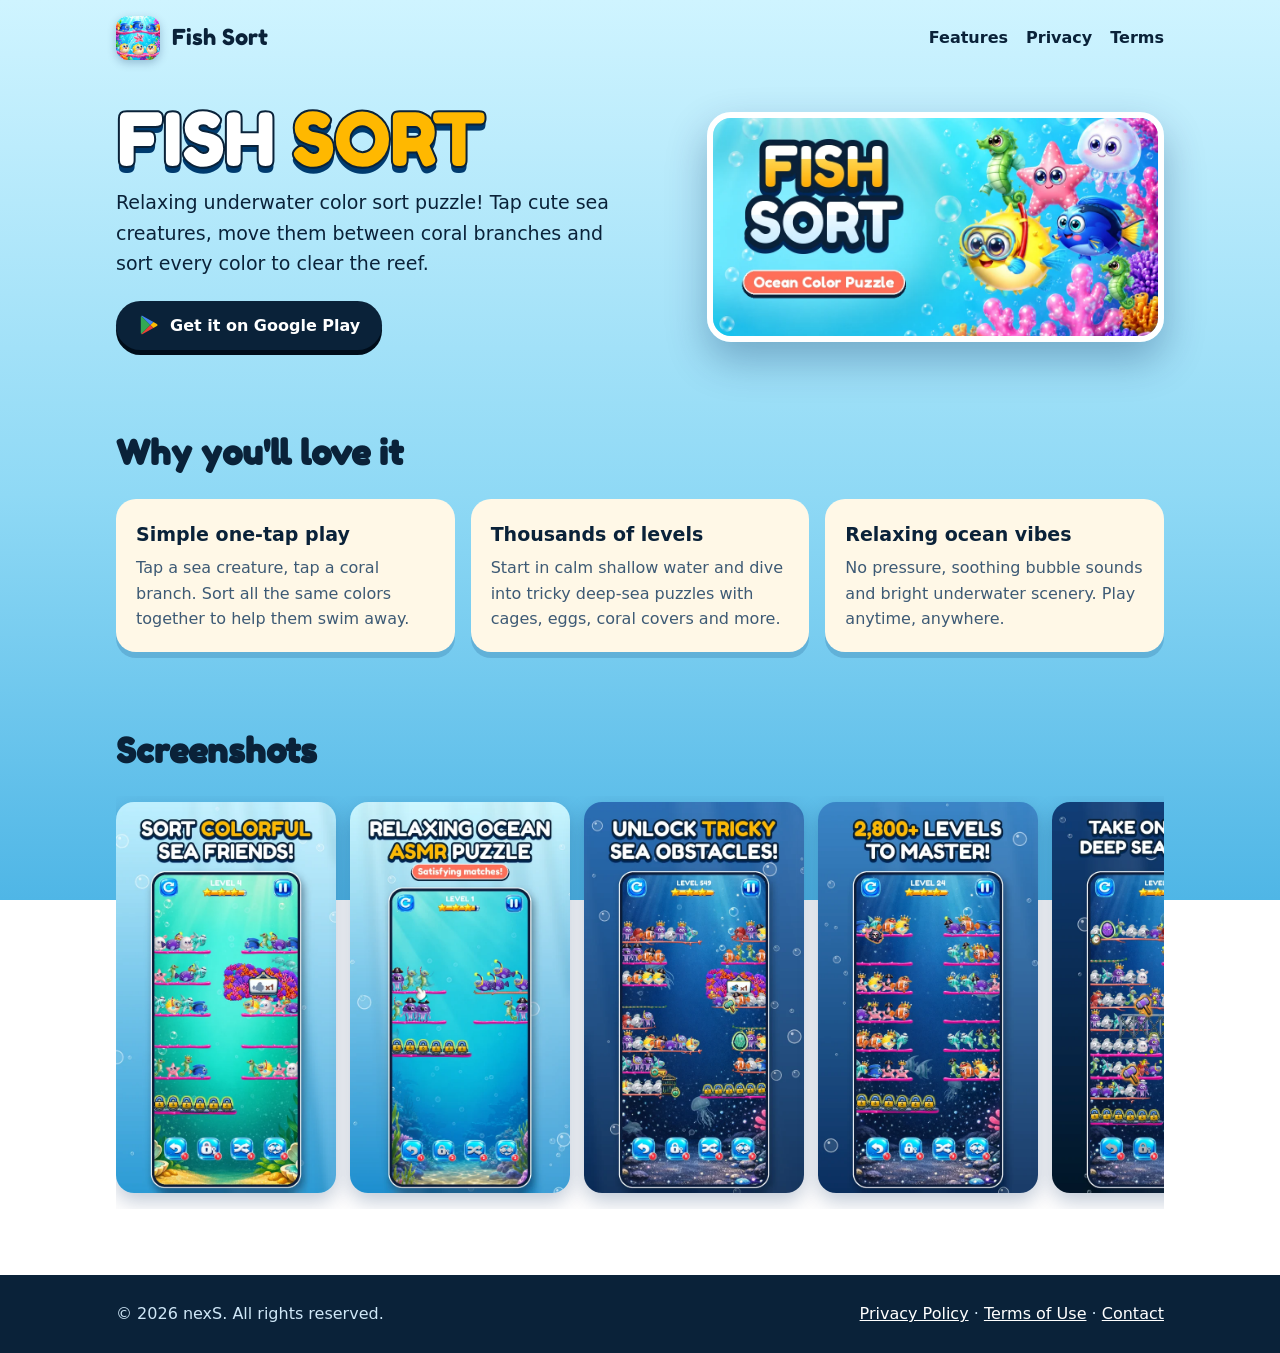
<file: index.html>
<!doctype html>
<html lang="en">
<head>
<meta charset="utf-8">
<meta name="viewport" content="width=device-width, initial-scale=1">
<title>Fish Sort: Ocean Color Puzzle</title>
<meta name="description" content="Relaxing underwater color sort puzzle! Match cute fish and clear the coral reef. A game by nexS.">
<meta property="og:title" content="Fish Sort: Ocean Color Puzzle">
<meta property="og:description" content="Relaxing underwater color sort puzzle! Match cute fish and clear the coral reef.">
<meta property="og:image" content="/assets/og.jpg">
<meta property="og:type" content="website">
<link rel="icon" href="/favicon.png">
<link rel="apple-touch-icon" href="/apple-touch-icon.png">
<link rel="stylesheet" href="/assets/site.css">
</head>
<body>
<div class="wrap">
  <header class="top">
    <a class="brand" href="/"><img src="/assets/icon.webp" alt="Fish Sort icon"><span>Fish Sort</span></a>
    <nav><a href="#features">Features</a><a href="/privacy-policy">Privacy</a><a href="/terms">Terms</a></nav>
  </header>

  <div class="hero">
    <div>
      <h1>FISH <em>SORT</em></h1>
      <p class="lead">Relaxing underwater color sort puzzle! Tap cute sea creatures, move them between coral branches and sort every color to clear the reef.</p>
      <a class="btn" href="https://play.google.com/store/apps/details?id=com.nex.fishsort" rel="noopener">
        <svg viewBox="0 0 24 24" aria-hidden="true"><path fill="#34A853" d="M3.6 2.3 13.4 12l-9.8 9.7c-.3-.2-.5-.6-.5-1V3.3c0-.4.2-.8.5-1z"/><path fill="#FBBC04" d="m16.8 15.4-3.4-3.4 3.4-3.4 3.8 2.2c.9.5.9 1.8 0 2.4z"/><path fill="#EA4335" d="M16.8 15.4 13.4 12l-9.8 9.7c.4.3 1 .4 1.5.1z"/><path fill="#4285F4" d="M16.8 8.6 5.1 2.2c-.5-.3-1.1-.2-1.5.1l9.8 9.7z"/></svg>
        Get it on Google Play
      </a>
    </div>
    <div class="art"><img src="/assets/feature.webp" width="1024" height="500" alt="Fish Sort characters on coral branches"></div>
  </div>

  <section id="features">
    <h2>Why you'll love it</h2>
    <div class="features">
      <div class="card"><h3>Simple one-tap play</h3><p>Tap a sea creature, tap a coral branch. Sort all the same colors together to help them swim away.</p></div>
      <div class="card"><h3>Thousands of levels</h3><p>Start in calm shallow water and dive into tricky deep-sea puzzles with cages, eggs, coral covers and more.</p></div>
      <div class="card"><h3>Relaxing ocean vibes</h3><p>No pressure, soothing bubble sounds and bright underwater scenery. Play anytime, anywhere.</p></div>
    </div>
  </section>

  <section>
    <h2>Screenshots</h2>
    <div class="shots">
      <img src="/assets/shot1.webp" width="540" height="960" alt="Sort colorful sea friends" loading="lazy">
      <img src="/assets/shot2.webp" width="540" height="960" alt="Relaxing ocean puzzle" loading="lazy">
      <img src="/assets/shot3.webp" width="540" height="960" alt="Tricky sea obstacles" loading="lazy">
      <img src="/assets/shot4.webp" width="540" height="960" alt="Thousands of levels" loading="lazy">
      <img src="/assets/shot5.webp" width="540" height="960" alt="Deep sea levels" loading="lazy">
      <img src="/assets/shot6.webp" width="540" height="960" alt="Play anytime" loading="lazy">
    </div>
  </section>
</div>

<footer>
  <div class="wrap row">
    <div>© 2026 nexS. All rights reserved.</div>
    <div><a href="/privacy-policy">Privacy Policy</a> · <a href="/terms">Terms of Use</a> · <a href="mailto:CONTACT_EMAIL">Contact</a></div>
  </div>
</footer>
</body>
</html>
</file>
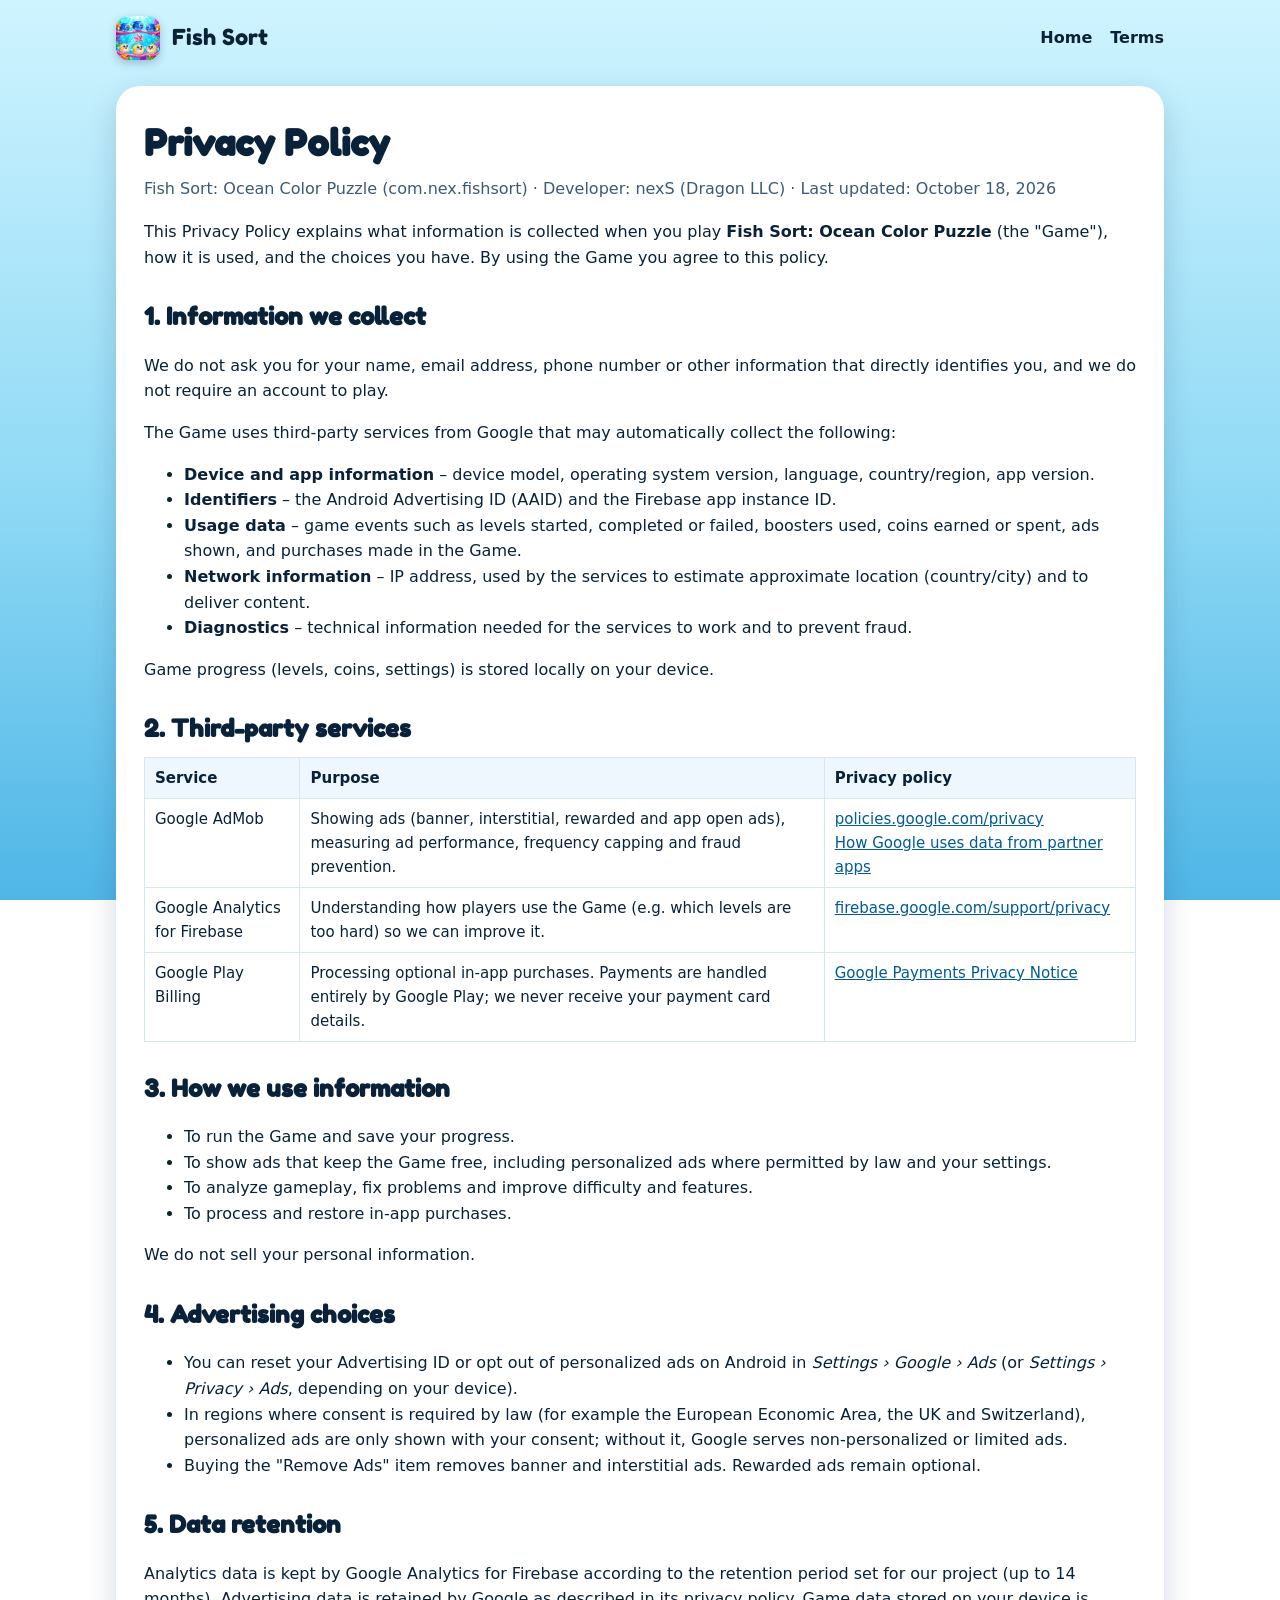
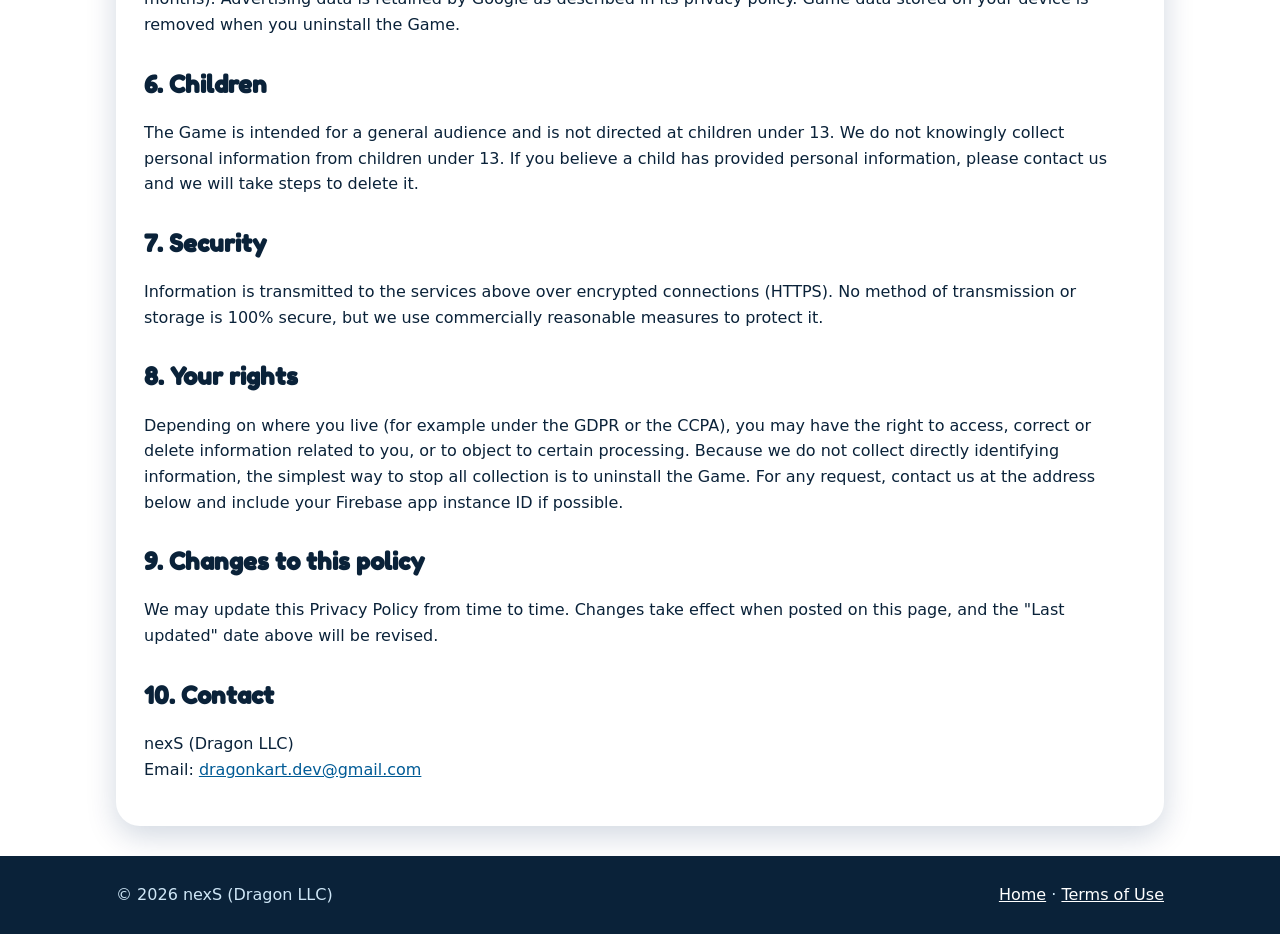
<file: privacy-policy.html>
<!doctype html>
<html lang="en">
<head>
<meta charset="utf-8">
<meta name="viewport" content="width=device-width, initial-scale=1">
<title>Privacy Policy – Fish Sort</title>
<meta name="description" content="Privacy Policy for Fish Sort: Ocean Color Puzzle by nexS.">
<link rel="icon" href="/favicon.png">
<link rel="stylesheet" href="/assets/site.css">
</head>
<body>
<div class="wrap">
  <header class="top">
    <a class="brand" href="/"><img src="/assets/icon.webp" alt="Fish Sort icon"><span>Fish Sort</span></a>
    <nav><a href="/">Home</a><a href="/terms">Terms</a></nav>
  </header>

  <article class="doc">
    <h1>Privacy Policy</h1>
    <p class="meta">Fish Sort: Ocean Color Puzzle (com.nex.fishsort) · Developer: nexS (Dragon LLC) · Last updated: October 18, 2026</p>

    <p>This Privacy Policy explains what information is collected when you play <strong>Fish Sort: Ocean Color Puzzle</strong> (the "Game"), how it is used, and the choices you have. By using the Game you agree to this policy.</p>

    <h2>1. Information we collect</h2>
    <p>We do not ask you for your name, email address, phone number or other information that directly identifies you, and we do not require an account to play.</p>
    <p>The Game uses third-party services from Google that may automatically collect the following:</p>
    <ul>
      <li><strong>Device and app information</strong> – device model, operating system version, language, country/region, app version.</li>
      <li><strong>Identifiers</strong> – the Android Advertising ID (AAID) and the Firebase app instance ID.</li>
      <li><strong>Usage data</strong> – game events such as levels started, completed or failed, boosters used, coins earned or spent, ads shown, and purchases made in the Game.</li>
      <li><strong>Network information</strong> – IP address, used by the services to estimate approximate location (country/city) and to deliver content.</li>
      <li><strong>Diagnostics</strong> – technical information needed for the services to work and to prevent fraud.</li>
    </ul>
    <p>Game progress (levels, coins, settings) is stored locally on your device.</p>

    <h2>2. Third-party services</h2>
    <table>
      <tr><th>Service</th><th>Purpose</th><th>Privacy policy</th></tr>
      <tr><td>Google AdMob</td><td>Showing ads (banner, interstitial, rewarded and app open ads), measuring ad performance, frequency capping and fraud prevention.</td><td><a href="https://policies.google.com/privacy" rel="noopener">policies.google.com/privacy</a><br><a href="https://policies.google.com/technologies/partner-sites" rel="noopener">How Google uses data from partner apps</a></td></tr>
      <tr><td>Google Analytics for Firebase</td><td>Understanding how players use the Game (e.g. which levels are too hard) so we can improve it.</td><td><a href="https://firebase.google.com/support/privacy" rel="noopener">firebase.google.com/support/privacy</a></td></tr>
      <tr><td>Google Play Billing</td><td>Processing optional in-app purchases. Payments are handled entirely by Google Play; we never receive your payment card details.</td><td><a href="https://payments.google.com/payments/apis-secure/get_legal_document?ldo=0&amp;ldt=privacynotice" rel="noopener">Google Payments Privacy Notice</a></td></tr>
    </table>

    <h2>3. How we use information</h2>
    <ul>
      <li>To run the Game and save your progress.</li>
      <li>To show ads that keep the Game free, including personalized ads where permitted by law and your settings.</li>
      <li>To analyze gameplay, fix problems and improve difficulty and features.</li>
      <li>To process and restore in-app purchases.</li>
    </ul>
    <p>We do not sell your personal information.</p>

    <h2>4. Advertising choices</h2>
    <ul>
      <li>You can reset your Advertising ID or opt out of personalized ads on Android in <em>Settings › Google › Ads</em> (or <em>Settings › Privacy › Ads</em>, depending on your device).</li>
      <li>In regions where consent is required by law (for example the European Economic Area, the UK and Switzerland), personalized ads are only shown with your consent; without it, Google serves non-personalized or limited ads.</li>
      <li>Buying the "Remove Ads" item removes banner and interstitial ads. Rewarded ads remain optional.</li>
    </ul>

    <h2>5. Data retention</h2>
    <p>Analytics data is kept by Google Analytics for Firebase according to the retention period set for our project (up to 14 months). Advertising data is retained by Google as described in its privacy policy. Game data stored on your device is removed when you uninstall the Game.</p>

    <h2>6. Children</h2>
    <p>The Game is intended for a general audience and is not directed at children under 13. We do not knowingly collect personal information from children under 13. If you believe a child has provided personal information, please contact us and we will take steps to delete it.</p>

    <h2>7. Security</h2>
    <p>Information is transmitted to the services above over encrypted connections (HTTPS). No method of transmission or storage is 100% secure, but we use commercially reasonable measures to protect it.</p>

    <h2>8. Your rights</h2>
    <p>Depending on where you live (for example under the GDPR or the CCPA), you may have the right to access, correct or delete information related to you, or to object to certain processing. Because we do not collect directly identifying information, the simplest way to stop all collection is to uninstall the Game. For any request, contact us at the address below and include your Firebase app instance ID if possible.</p>

    <h2>9. Changes to this policy</h2>
    <p>We may update this Privacy Policy from time to time. Changes take effect when posted on this page, and the "Last updated" date above will be revised.</p>

    <h2>10. Contact</h2>
    <p>nexS (Dragon LLC)<br>Email: <a href="mailto:dragonkart.dev@gmail.com">dragonkart.dev@gmail.com</a></p>
  </article>
</div>
<footer>
  <div class="wrap row">
    <div>© 2026 nexS (Dragon LLC)</div>
    <div><a href="/">Home</a> · <a href="/terms">Terms of Use</a></div>
  </div>
</footer>
</body>
</html>
</file>
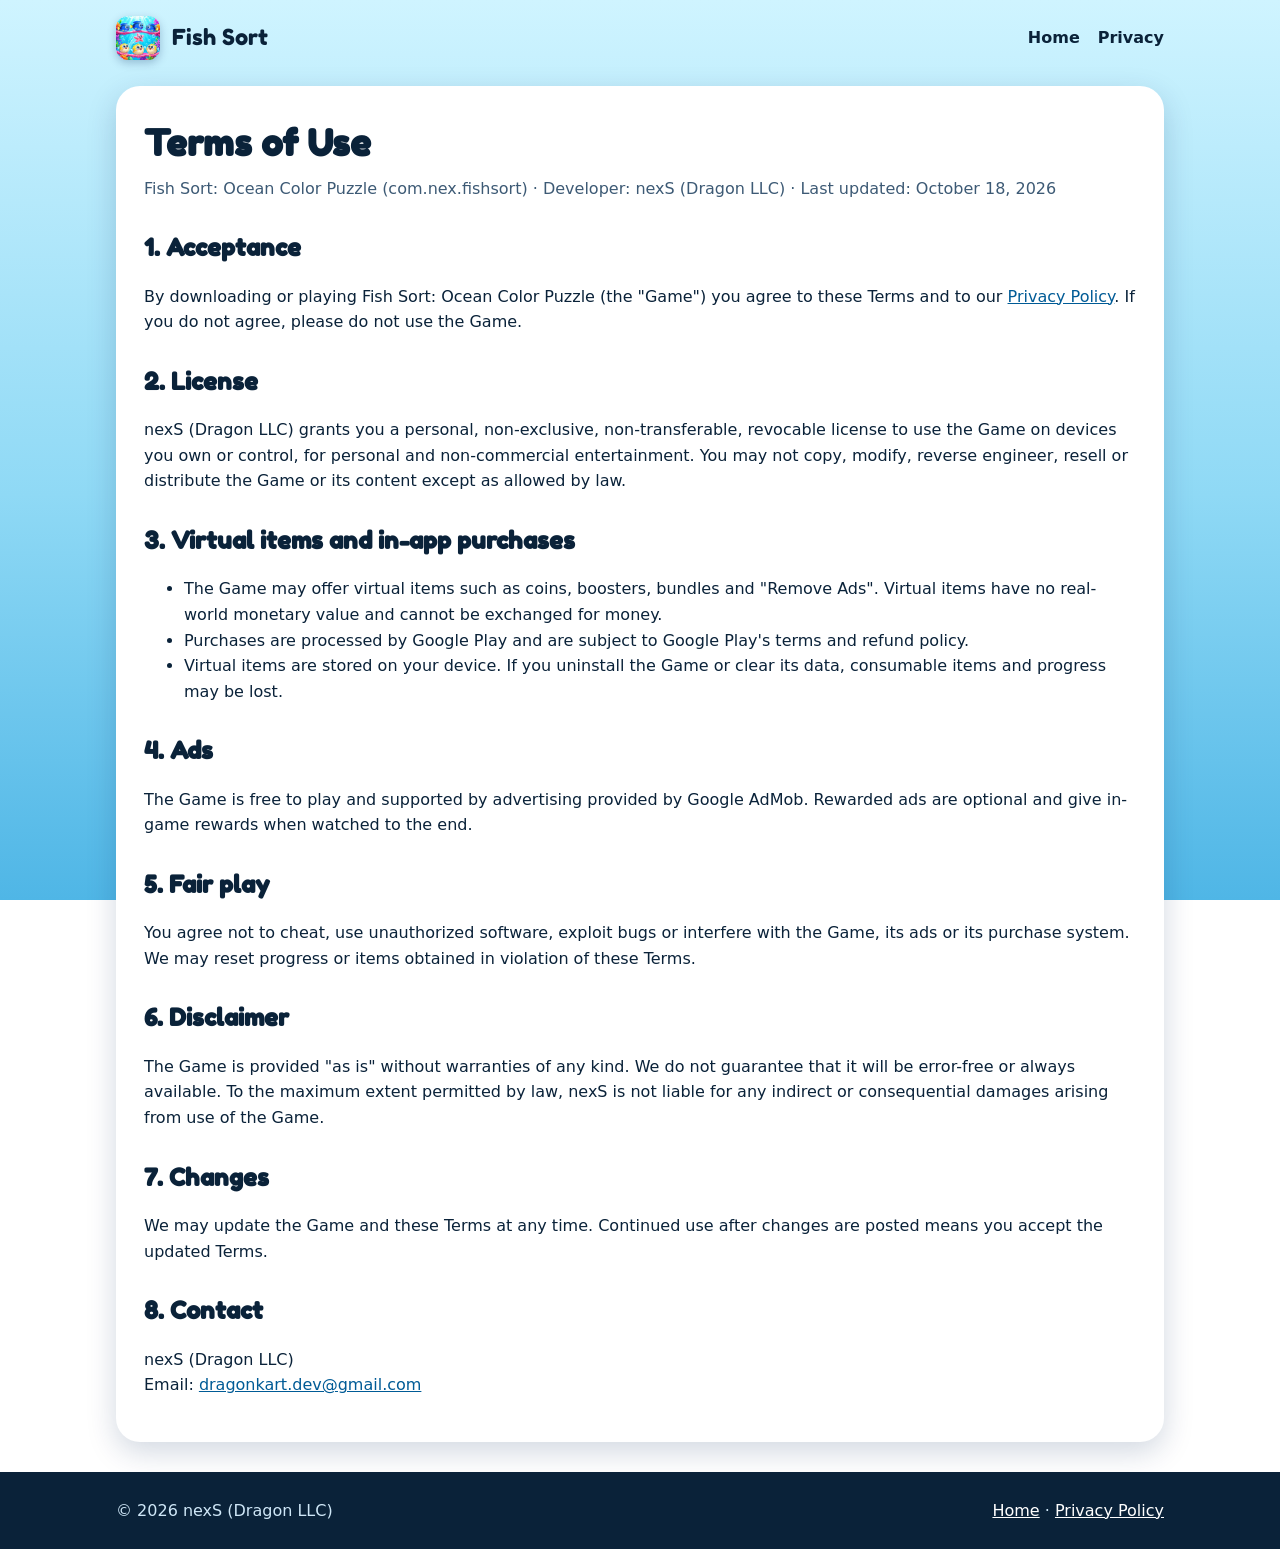
<file: terms.html>
<!doctype html>
<html lang="en">
<head>
<meta charset="utf-8">
<meta name="viewport" content="width=device-width, initial-scale=1">
<title>Terms of Use – Fish Sort</title>
<meta name="description" content="Terms of Use for Fish Sort: Ocean Color Puzzle by nexS.">
<link rel="icon" href="/favicon.png">
<link rel="stylesheet" href="/assets/site.css">
</head>
<body>
<div class="wrap">
  <header class="top">
    <a class="brand" href="/"><img src="/assets/icon.webp" alt="Fish Sort icon"><span>Fish Sort</span></a>
    <nav><a href="/">Home</a><a href="/privacy-policy">Privacy</a></nav>
  </header>

  <article class="doc">
    <h1>Terms of Use</h1>
    <p class="meta">Fish Sort: Ocean Color Puzzle (com.nex.fishsort) · Developer: nexS (Dragon LLC) · Last updated: October 18, 2026</p>

    <h2>1. Acceptance</h2>
    <p>By downloading or playing Fish Sort: Ocean Color Puzzle (the "Game") you agree to these Terms and to our <a href="/privacy-policy">Privacy Policy</a>. If you do not agree, please do not use the Game.</p>

    <h2>2. License</h2>
    <p>nexS (Dragon LLC) grants you a personal, non-exclusive, non-transferable, revocable license to use the Game on devices you own or control, for personal and non-commercial entertainment. You may not copy, modify, reverse engineer, resell or distribute the Game or its content except as allowed by law.</p>

    <h2>3. Virtual items and in-app purchases</h2>
    <ul>
      <li>The Game may offer virtual items such as coins, boosters, bundles and "Remove Ads". Virtual items have no real-world monetary value and cannot be exchanged for money.</li>
      <li>Purchases are processed by Google Play and are subject to Google Play's terms and refund policy.</li>
      <li>Virtual items are stored on your device. If you uninstall the Game or clear its data, consumable items and progress may be lost.</li>
    </ul>

    <h2>4. Ads</h2>
    <p>The Game is free to play and supported by advertising provided by Google AdMob. Rewarded ads are optional and give in-game rewards when watched to the end.</p>

    <h2>5. Fair play</h2>
    <p>You agree not to cheat, use unauthorized software, exploit bugs or interfere with the Game, its ads or its purchase system. We may reset progress or items obtained in violation of these Terms.</p>

    <h2>6. Disclaimer</h2>
    <p>The Game is provided "as is" without warranties of any kind. We do not guarantee that it will be error-free or always available. To the maximum extent permitted by law, nexS is not liable for any indirect or consequential damages arising from use of the Game.</p>

    <h2>7. Changes</h2>
    <p>We may update the Game and these Terms at any time. Continued use after changes are posted means you accept the updated Terms.</p>

    <h2>8. Contact</h2>
    <p>nexS (Dragon LLC)<br>Email: <a href="mailto:dragonkart.dev@gmail.com">dragonkart.dev@gmail.com</a></p>
  </article>
</div>
<footer>
  <div class="wrap row">
    <div>© 2026 nexS (Dragon LLC)</div>
    <div><a href="/">Home</a> · <a href="/privacy-policy">Privacy Policy</a></div>
  </div>
</footer>
</body>
</html>
</file>
<file: assets/site.css>
@font-face{font-family:"Fredoka One";src:url("fredoka.ttf") format("truetype");font-display:swap}
:root{
  --ocean:#005B96;--deep:#0A2239;--coral:#FF6F59;--aqua-top:#CFF4FF;--aqua-bot:#8FD9F5;
  --sand:#FFF8E7;--amber:#FFB800;--ink:#0A2239;--muted:#3d5a75;--card:#ffffff;
}
*{box-sizing:border-box}
html{scroll-behavior:smooth}
body{margin:0;font-family:"Nunito",system-ui,-apple-system,"Segoe UI",Roboto,Arial,sans-serif;color:var(--ink);
  background:linear-gradient(180deg,var(--aqua-top) 0%,var(--aqua-bot) 55%,#4fb6e6 100%);background-attachment:fixed;line-height:1.6}
a{color:var(--ocean)}
.wrap{max-width:1080px;margin:0 auto;padding:0 16px}
header.top{display:flex;align-items:center;justify-content:space-between;padding:16px 0}
.brand{display:flex;align-items:center;gap:12px;text-decoration:none;color:var(--deep)}
.brand img{width:44px;height:44px;border-radius:12px;box-shadow:0 3px 8px rgba(0,40,90,.25)}
.brand span{font-family:"Fredoka One",system-ui,sans-serif;font-size:22px}
nav a{margin-left:18px;text-decoration:none;font-weight:700;color:var(--deep)}
.hero{display:grid;grid-template-columns:1.1fr .9fr;gap:32px;align-items:center;padding:28px 0 40px}
.hero h1{font-family:"Fredoka One",system-ui,sans-serif;font-size:clamp(40px,7vw,72px);line-height:1.02;margin:0 0 10px;
  color:#fff;-webkit-text-stroke:2px var(--deep);text-shadow:0 6px 0 #003b6f}
.hero h1 em{font-style:normal;color:var(--amber)}
.hero p.lead{font-size:19px;color:var(--deep);max-width:520px;margin:0 0 22px}
.btn{display:inline-flex;align-items:center;gap:10px;background:var(--deep);color:#fff;text-decoration:none;border-radius:999px;
  padding:12px 22px;font-weight:800;box-shadow:0 5px 0 #000d1a;transition:transform .12s}
.btn:hover{transform:translateY(-2px)}
.btn svg{width:22px;height:22px}
.hero .art{border-radius:24px;overflow:hidden;box-shadow:0 18px 40px rgba(0,40,90,.3);border:6px solid #fff}
.hero .art img{display:block;width:100%;height:auto}
section{padding:36px 0}
h2{font-family:"Fredoka One",system-ui,sans-serif;font-size:34px;margin:0 0 18px;color:var(--deep)}
.features{display:grid;grid-template-columns:repeat(3,1fr);gap:16px}
.card{background:var(--sand);border-radius:20px;padding:20px;box-shadow:0 6px 0 rgba(0,59,111,.18)}
.card h3{margin:0 0 6px;font-size:19px}
.card p{margin:0;color:var(--muted)}
.shots{display:flex;gap:14px;overflow-x:auto;padding:6px 2px 16px;scroll-snap-type:x mandatory}
.shots img{flex:0 0 auto;width:220px;height:auto;border-radius:18px;scroll-snap-align:start;box-shadow:0 8px 20px rgba(0,40,90,.25)}
footer{background:var(--deep);color:#cfe7f7;padding:26px 0;margin-top:30px}
footer a{color:#fff}
footer .row{display:flex;flex-wrap:wrap;gap:12px 24px;justify-content:space-between;align-items:center}
/* policy pages */
.doc{background:#fff;border-radius:24px;padding:28px;margin:10px 0 30px;box-shadow:0 10px 30px rgba(0,40,90,.18)}
.doc h1{font-family:"Fredoka One",system-ui,sans-serif;font-size:36px;margin:0 0 4px}
.doc h2{font-size:24px;margin:28px 0 8px}
.doc .meta{color:var(--muted);margin:0 0 18px}
.doc table{border-collapse:collapse;width:100%;margin:8px 0}
.doc th,.doc td{border:1px solid #d6e6f2;padding:8px 10px;text-align:left;vertical-align:top;font-size:15px}
.doc th{background:#eef7fd}
@media (max-width:820px){
  .hero{grid-template-columns:1fr}
  .features{grid-template-columns:1fr}
  nav a{margin-left:10px;font-size:14px}
  nav a[href='#features']{display:none}
  .brand span{font-size:19px}
  .doc{padding:20px}
  .doc table{display:block;overflow-x:auto}
}
</file>
